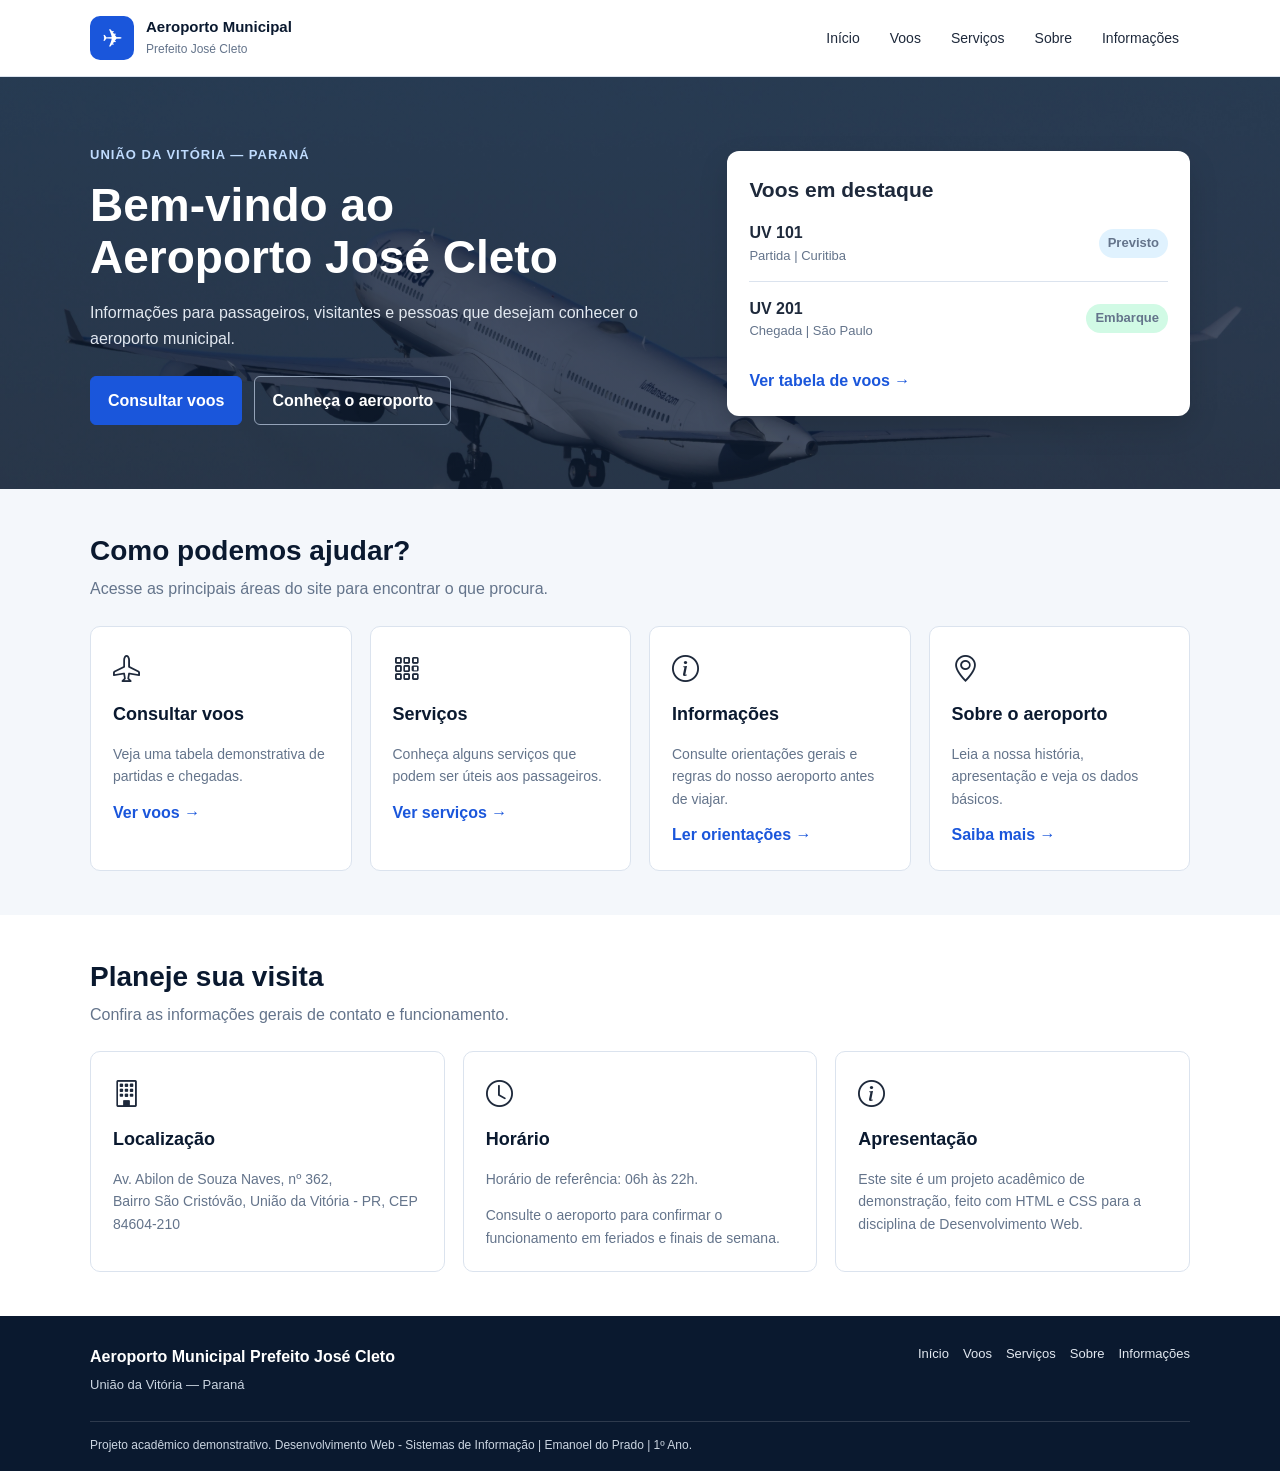
<file: index.html>
<!DOCTYPE html>
<html lang="pt-BR">

<head>
    <meta charset="UTF-8">
    <meta name="viewport" content="width=device-width, initial-scale=1.0">
    <title>Início | Aeroporto José Cleto</title>
    <link rel="stylesheet" href="styles.css">
    <link rel="stylesheet" href="https://cdn.jsdelivr.net/npm/bootstrap-icons@1.13.2/font/bootstrap-icons.min.css">
</head>

<body>
    <header class="cabecalho">
        <div class="container cabecalho-conteudo">
            <a class="marca" href="index.html">
                <span class="marca-simbolo">✈</span>
                <span>
                    <strong>Aeroporto Municipal</strong>
                    <small>Prefeito José Cleto</small>
                </span>
            </a>

            <nav class="menu">
                <a href="index.html">Início</a>
                <a href="voos.html">Voos</a>
                <a href="servicos.html">Serviços</a>
                <a href="sobre.html">Sobre</a>
                <a href="informacoes.html">Informações</a>
            </nav>
        </div>
    </header>

    <main>

        <section class="destaque">
            <div class="container destaque-conteudo">
                <div>
                    <span class="etiqueta">União da Vitória — Paraná</span>
                    <h1>Bem-vindo ao <br> Aeroporto José Cleto</h1>
                    <p>Informações para passageiros, visitantes e pessoas que desejam conhecer o aeroporto municipal.</p>
                    <div class="acoes">
                        <a class="botao" href="voos.html">Consultar voos</a>
                        <a class="botao botao-claro" href="sobre.html">Conheça o aeroporto</a>
                    </div>
                </div>

                <aside class="cartao-voos">
                    <h2 id="titulo-voos-resumo">Voos em destaque</h2>
                    <div class="voo-resumo">
                        <div>
                            <strong>UV 101</strong>
                            <span>Partida | Curitiba</span>
                        </div>
                        <span class="status status-previsto">Previsto</span>
                    </div>
                    <div class="voo-resumo">
                        <div>
                            <strong>UV 201</strong>
                            <span>Chegada | São Paulo</span>
                        </div>
                        <span class="status status-embarque">Embarque</span>
                    </div>
                    <a class="link-cartao" href="voos.html">Ver tabela de voos →</a>
                </aside>
            </div>
        </section>

        <section class="secao">
            <div class="container">
                <h2 class="titulo-secao">Como podemos ajudar?</h2>
                <p class="descricao-secao">Acesse as principais áreas do site para encontrar o que procura.</p>

                <div class="grade grade-quatro">
                    <article class="cartao">
                        <div class="cartao-icone">
                            <i class="bi bi-airplane"></i>
                        </div>
                        <h3>Consultar voos</h3>
                        <p>Veja uma tabela demonstrativa de partidas e chegadas.</p>
                        <a class="link-cartao" href="voos.html">Ver voos →</a>
                    </article>
                    <article class="cartao">
                        <div class="cartao-icone">
                            <i class="bi bi-grid-3x3-gap"></i>
                        </div>
                        <h3>Serviços</h3>
                        <p>Conheça alguns serviços que podem ser úteis aos passageiros.</p>
                        <a class="link-cartao" href="servicos.html">Ver serviços →</a>
                    </article>
                    <article class="cartao">
                        <div class="cartao-icone">
                            <i class="bi bi-info-circle"></i>
                        </div>
                        <h3>Informações</h3>
                        <p>Consulte orientações gerais e regras do nosso aeroporto antes de viajar.</p>
                        <a class="link-cartao" href="informacoes.html">Ler orientações →</a>
                    </article>
                    <article class="cartao">
                        <div class="cartao-icone">
                            <i class="bi bi-geo-alt"></i>
                        </div>
                        <h3>Sobre o aeroporto</h3>
                        <p>Leia a nossa história, apresentação e veja os dados básicos.</p>
                        <a class="link-cartao" href="sobre.html">Saiba mais →</a>
                    </article>
                </div>
            </div>
        </section>

        <section class="secao secao-fundo-branco">
            <div class="container">
                <h2 class="titulo-secao">Planeje sua visita</h2>
                <p class="descricao-secao">Confira as informações gerais de contato e funcionamento.</p>
                <div class="contato-grade">
                    <article class="cartao">
                        <div class="cartao-icone">
                        <i class="bi bi-building"></i>
                        </div>
                        <h3>Localização</h3>
                        <p>Av. Abilon de Souza Naves, nº 362, <br> Bairro São Cristóvão, União da Vitória - PR, CEP 84604-210</p>
                    </article>
                    <article class="cartao">
                        <div class="cartao-icone">
                        <i class="bi bi-clock"></i>
                        </div>
                        <h3>Horário</h3>
                        <p>Horário de referência: 06h às 22h.</p>
                        <p>Consulte o aeroporto para confirmar o funcionamento em feriados e finais de semana.</p>
                    </article>
                    <article class="cartao">
                        <div class="cartao-icone">
                        <i class="bi bi-info-circle"></i>
                        </div>
                        <h3>Apresentação</h3>
                        <p>Este site é um projeto acadêmico de demonstração, feito com HTML e CSS para a disciplina de Desenvolvimento Web.</p>
                    </article>
                </div>
            </div>
        </section>
    </main>

    <footer class="rodape">
        <div class="container">
            <div class="rodape-conteudo">
                <div>
                    <strong>Aeroporto Municipal Prefeito José Cleto</strong>
                    <p>União da Vitória — Paraná</p>
                </div>
                <nav class="rodape-links">
                    <a href="index.html">Início</a>
                    <a href="voos.html">Voos</a>
                    <a href="servicos.html">Serviços</a>
                    <a href="sobre.html">Sobre</a>
                    <a href="informacoes.html">Informações</a>
                </nav>
            </div>
            <div class="copyright">Projeto acadêmico demonstrativo. Desenvolvimento Web - Sistemas de Informação | Emanoel do Prado | 1º Ano.</div>
        </div>
    </footer>
</body>
</html>
</file>
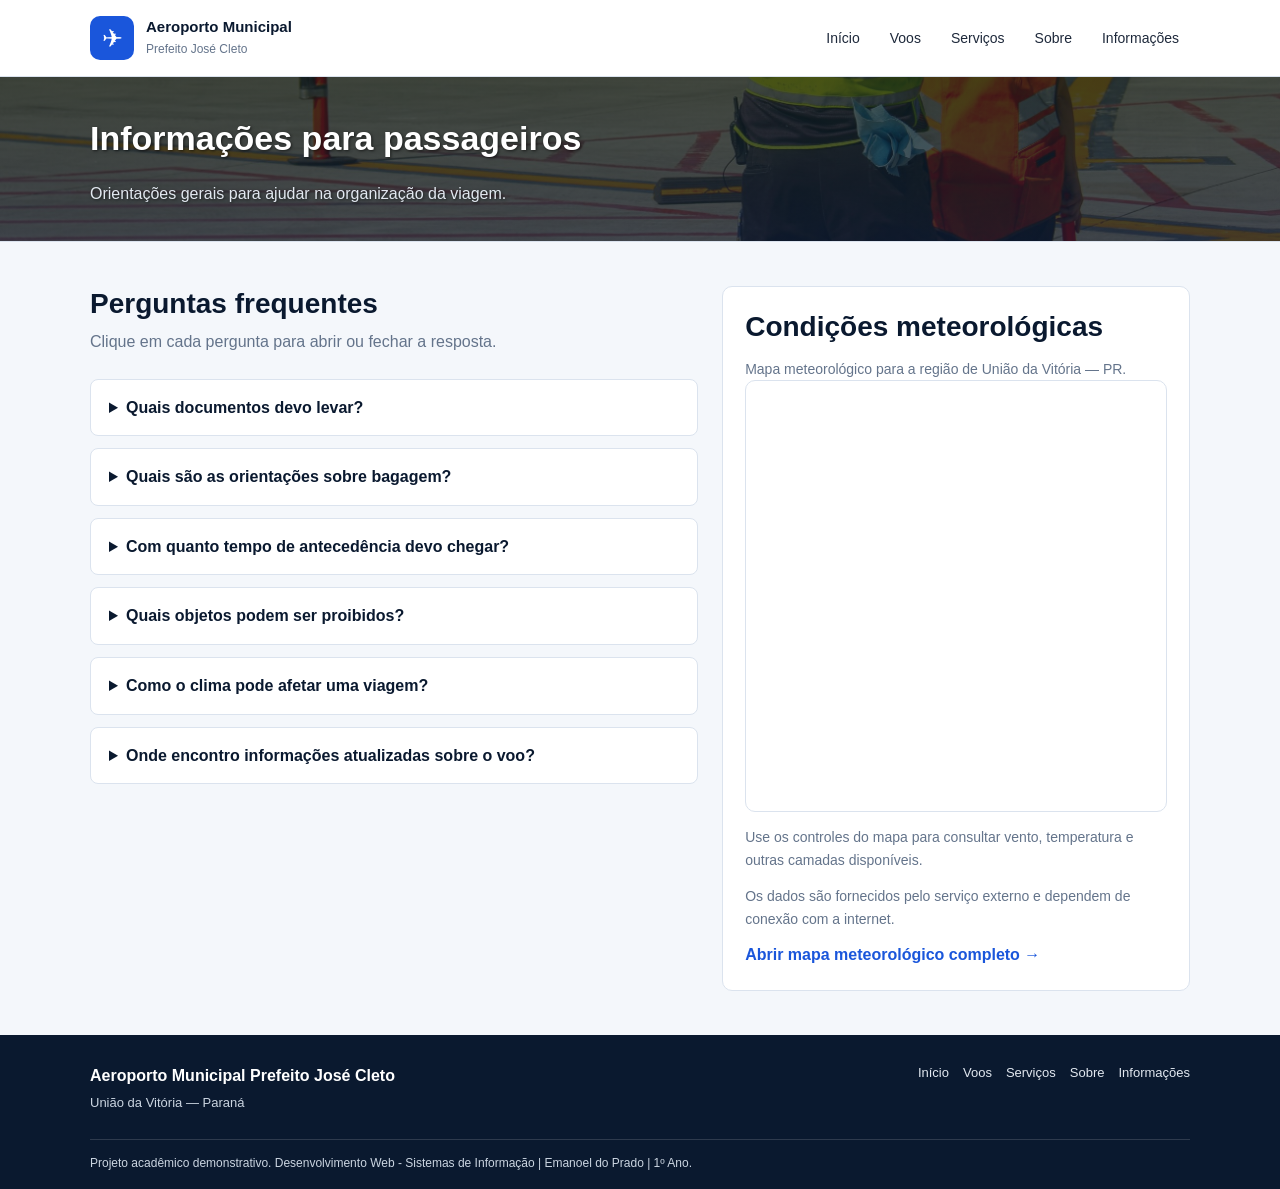
<file: informacoes.html>
<!DOCTYPE html>
<html lang="pt-BR">
<head>
    <meta charset="UTF-8">
    <meta name="viewport" content="width=device-width, initial-scale=1.0">
    <title>Informações | Aeroporto José Cleto</title>
    <link rel="stylesheet" href="styles.css">
    <link rel="stylesheet" href="https://cdn.jsdelivr.net/npm/bootstrap-icons@1.13.2/font/bootstrap-icons.min.css">
</head>

<body>
    <header class="cabecalho">
        <div class="container cabecalho-conteudo">
            <a class="marca" href="index.html">
                <span class="marca-simbolo">✈</span>
                <span>
                    <strong>Aeroporto Municipal</strong>
                    <small>Prefeito José Cleto</small>
                </span>
            </a>

            <nav class="menu">
                <a href="index.html">Início</a>
                <a href="voos.html">Voos</a>
                <a href="servicos.html">Serviços</a>
                <a href="sobre.html">Sobre</a>
                <a href="informacoes.html">Informações</a>
            </nav>
        </div>
    </header>

    <main>
        <section class="titulo-pagina fundo-informacoes">
            <div class="container">
                <h1>Informações para passageiros</h1>
                <p>Orientações gerais para ajudar na organização da viagem.</p>
            </div>
        </section>

        <section class="secao">
            <div class="container duas-colunas">
                <div>
                    <h2 class="titulo-secao">Perguntas frequentes</h2>
                    <p class="descricao-secao">Clique em cada pergunta para abrir ou fechar a resposta.</p>

                    <details>
                        <summary>Quais documentos devo levar?</summary>
                        <p>Para viagens nacionais, os passageiros devem apresentar um documento oficial de identificação com foto, em bom estado de conservação e dentro das condições exigidas para o embarque. Para viagens internacionais, é necessário verificar a exigência de passaporte, visto e outros documentos conforme o país de destino. Crianças e adolescentes podem ter exigências específicas.</p>
                    </details>
                    <details>
                        <summary>Quais são as orientações sobre bagagem?</summary>
                        <p>As regras de bagagem variam conforme a companhia aérea, o tipo de passagem e o destino. Antes da viagem, confira os limites de peso e dimensões para bagagens de mão e despachadas. Também é importante verificar quais objetos podem ser transportados e quais possuem restrições.</p>
                    </details>
                    <details>
                        <summary>Com quanto tempo de antecedência devo chegar?</summary>
                        <p>O horário recomendado depende do destino e das orientações da empresa responsável pelo transporte. Em viagens aéreas, é importante chegar com antecedência suficiente para realizar os procedimentos de identificação, despacho de bagagem e embarque. Consulte sempre o horário indicado no bilhete e as orientações da companhia.</p>
                    </details>
                    <details>
                        <summary>Quais objetos podem ser proibidos?</summary>
                        <p>Objetos cortantes, materiais inflamáveis, explosivos e determinadas substâncias químicas podem ter o transporte proibido ou sujeito a restrições. As regras podem variar conforme o tipo de bagagem e o trajeto. Consulte as normas de segurança antes de organizar seus pertences.</p>
                    </details>
                    <details>
                        <summary>Como o clima pode afetar uma viagem?</summary>
                        <p>Condições meteorológicas como chuva intensa, neblina, ventos fortes e tempestades podem interferir na segurança e na operação de voos. Em determinadas situações, podem ocorrer atrasos, alterações de horário ou cancelamentos. Por isso, é importante acompanhar as condições do tempo e consultar a empresa responsável pela viagem.</p>
                    </details>
                    <details>
                        <summary>Onde encontro informações atualizadas sobre o voo?</summary>
                        <p>Para consultar horários, alterações, atrasos ou cancelamentos, entre em contato diretamente com a companhia aérea responsável pela operação ou consulte seus canais oficiais.</p>
                    </details>
                </div>

                <aside class="cartao cartao-meteorologia">
                    <h2 class="titulo-secao">Condições meteorológicas</h2>
                    <p class="texto-pequeno">Mapa meteorológico para a região de União da Vitória — PR.</p>
                    <div class="incorporacao incorporacao-clima">
                        <iframe
                            title="Mapa meteorológico do Windy centrado em União da Vitória, Paraná"
                            src="https://embed.windy.com/embed2.html?lat=-26.23&lon=-51.08&detailLat=-26.23&detailLon=-51.08&width=650&height=450&zoom=8&level=surface&overlay=wind&product=ecmwf&menu=&message=true&marker=true&calendar=now&pressure=true&type=map&location=coordinates&detail=&metricWind=km%2Fh&metricTemp=%C2%B0C"
                            loading="lazy"
                            referrerpolicy="no-referrer-when-downgrade"
                            allowfullscreen>
                        </iframe>
                    </div>
                    <p>Use os controles do mapa para consultar vento, temperatura e outras camadas disponíveis.</p>
                    <p class="texto-pequeno">Os dados são fornecidos pelo serviço externo e dependem de conexão com a internet.</p>
                    <a class="link-cartao" href="https://www.windy.com/?-26.23,-51.08,8" target="_blank" rel="noopener noreferrer">Abrir mapa meteorológico completo →</a>
                </aside>
            </div>
        </section>
    </main>

    <footer class="rodape">
        <div class="container">
            <div class="rodape-conteudo">
                <div>
                    <strong>Aeroporto Municipal Prefeito José Cleto</strong>
                    <p>União da Vitória — Paraná</p>
                </div>
                <nav class="rodape-links">
                    <a href="index.html">Início</a>
                    <a href="voos.html">Voos</a>
                    <a href="servicos.html">Serviços</a>
                    <a href="sobre.html">Sobre</a>
                    <a href="informacoes.html">Informações</a>
                </nav>
            </div>
            <div class="copyright">Projeto acadêmico demonstrativo. Desenvolvimento Web - Sistemas de Informação | Emanoel do Prado | 1º Ano.</div>
        </div>
    </footer>
</body>
</html>
</file>
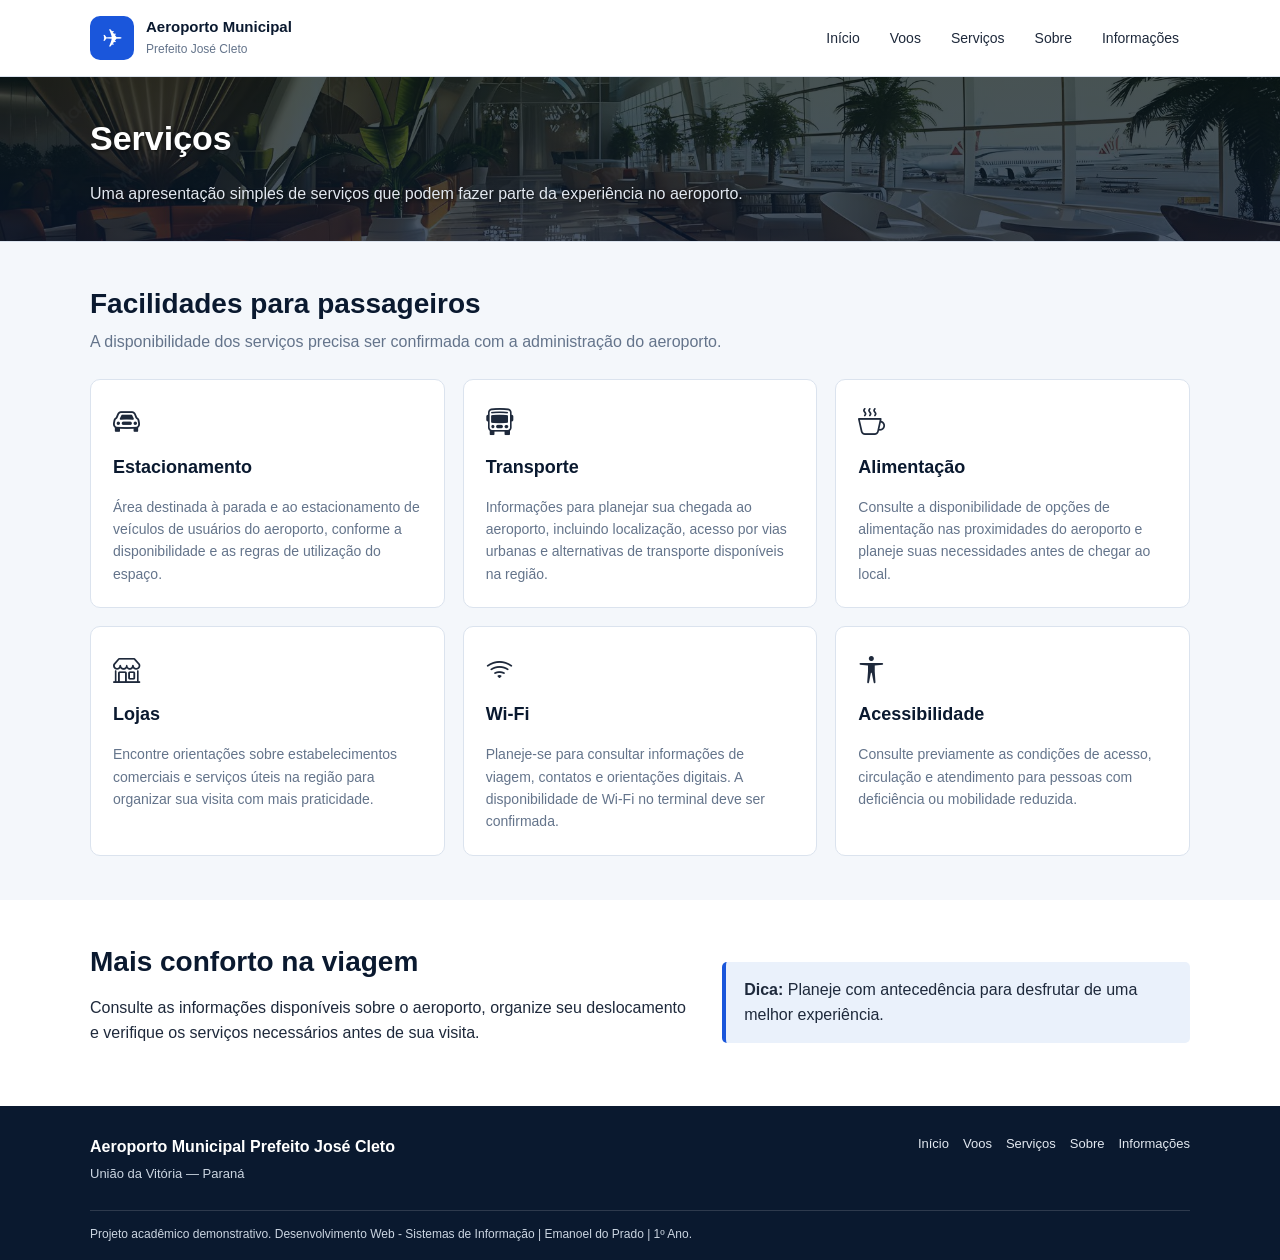
<file: servicos.html>
<!DOCTYPE html>
<html lang="pt-BR">

<head>
    <meta charset="UTF-8">
    <meta name="viewport" content="width=device-width, initial-scale=1.0">
    <title>Serviços | Aeroporto José Cleto</title>
    <link rel="stylesheet" href="styles.css">
    <link rel="stylesheet" href="https://cdn.jsdelivr.net/npm/bootstrap-icons@1.13.2/font/bootstrap-icons.min.css">
</head>

<body>
    <header class="cabecalho">
        <div class="container cabecalho-conteudo">
            <a class="marca" href="index.html">
                <span class="marca-simbolo">✈</span>
                <span>
                    <strong>Aeroporto Municipal</strong>
                    <small>Prefeito José Cleto</small>
                </span>
            </a>

            <nav class="menu">
                <a href="index.html">Início</a>
                <a href="voos.html">Voos</a>
                <a href="servicos.html">Serviços</a>
                <a href="sobre.html">Sobre</a>
                <a href="informacoes.html">Informações</a>
            </nav>
        </div>
    </header>

    <main>
        <section class="titulo-pagina fundo-servicos">
            <div class="container">
                <h1>Serviços</h1>
                <p>Uma apresentação simples de serviços que podem fazer parte da experiência no aeroporto.</p>
            </div>
        </section>

        <section class="secao">
            <div class="container">
                <h2 class="titulo-secao">Facilidades para passageiros</h2>
                <p class="descricao-secao">A disponibilidade dos serviços precisa ser confirmada com a administração do aeroporto.</p>

                <div class="grade">
                    <article class="cartao">
                        <div class="cartao-icone">
                            <i class="bi bi-car-front"></i>
                        </div>
                        <h3>Estacionamento</h3>
                        <p>Área destinada à parada e ao estacionamento de veículos de usuários do aeroporto, conforme a disponibilidade e as regras de utilização do espaço.</p>
                    </article>
                    <article class="cartao">
                        <div class="cartao-icone">
                            <i class="bi bi-bus-front"></i>
                        </div>
                        <h3>Transporte</h3>
                        <p>Informações para planejar sua chegada ao aeroporto, incluindo localização, acesso por vias urbanas e alternativas de transporte disponíveis na região.</p>
                    </article>
                    <article class="cartao">
                        <div class="cartao-icone">
                            <i class="bi bi-cup-hot"></i>
                        </div>
                        <h3>Alimentação</h3>
                        <p>Consulte a disponibilidade de opções de alimentação nas proximidades do aeroporto e planeje suas necessidades antes de chegar ao local.</p>
                    </article>
                    <article class="cartao">
                        <div class="cartao-icone">
                            <i class="bi bi-shop"></i>
                        </div>
                        <h3>Lojas</h3>
                        <p>Encontre orientações sobre estabelecimentos comerciais e serviços úteis na região para organizar sua visita com mais praticidade.</p>
                    </article>
                    <article class="cartao">
                        <div class="cartao-icone">
                            <i class="bi bi-wifi"></i>
                        </div>
                        <h3>Wi-Fi</h3>
                        <p>Planeje-se para consultar informações de viagem, contatos e orientações digitais. A disponibilidade de Wi-Fi no terminal deve ser confirmada.</p>
                    </article>
                    <article class="cartao">
                        <div class="cartao-icone">
                            <i class="bi bi-universal-access"></i>
                        </div>
                        <h3>Acessibilidade</h3>
                        <p>Consulte previamente as condições de acesso, circulação e atendimento para pessoas com deficiência ou mobilidade reduzida.</p>
                    </article>
                </div>
            </div>
        </section>

        <section class="secao secao-fundo-branco">
            <div class="container">
                <div class="duas-colunas">
                    <div>
                        <h2 class="titulo-secao">Mais conforto na viagem</h2>
                        <p>Consulte as informações disponíveis sobre o aeroporto, organize seu deslocamento e verifique os serviços necessários antes de sua visita.</p>
                    </div>
                    <div class="aviso">
                        <strong>Dica:</strong> Planeje com antecedência para desfrutar de uma melhor experiência.
                    </div>
                </div>
            </div>
        </section>
    </main>

    <footer class="rodape">
        <div class="container">
            <div class="rodape-conteudo">
                <div>
                    <strong>Aeroporto Municipal Prefeito José Cleto</strong>
                    <p>União da Vitória — Paraná</p>
                </div>
                <nav class="rodape-links">
                    <a href="index.html">Início</a>
                    <a href="voos.html">Voos</a>
                    <a href="servicos.html">Serviços</a>
                    <a href="sobre.html">Sobre</a>
                    <a href="informacoes.html">Informações</a>
                </nav>
            </div>
            <div class="copyright">Projeto acadêmico demonstrativo. Desenvolvimento Web - Sistemas de Informação | Emanoel do Prado | 1º Ano.</div>
        </div>
    </footer>
</body>
</html>
</file>
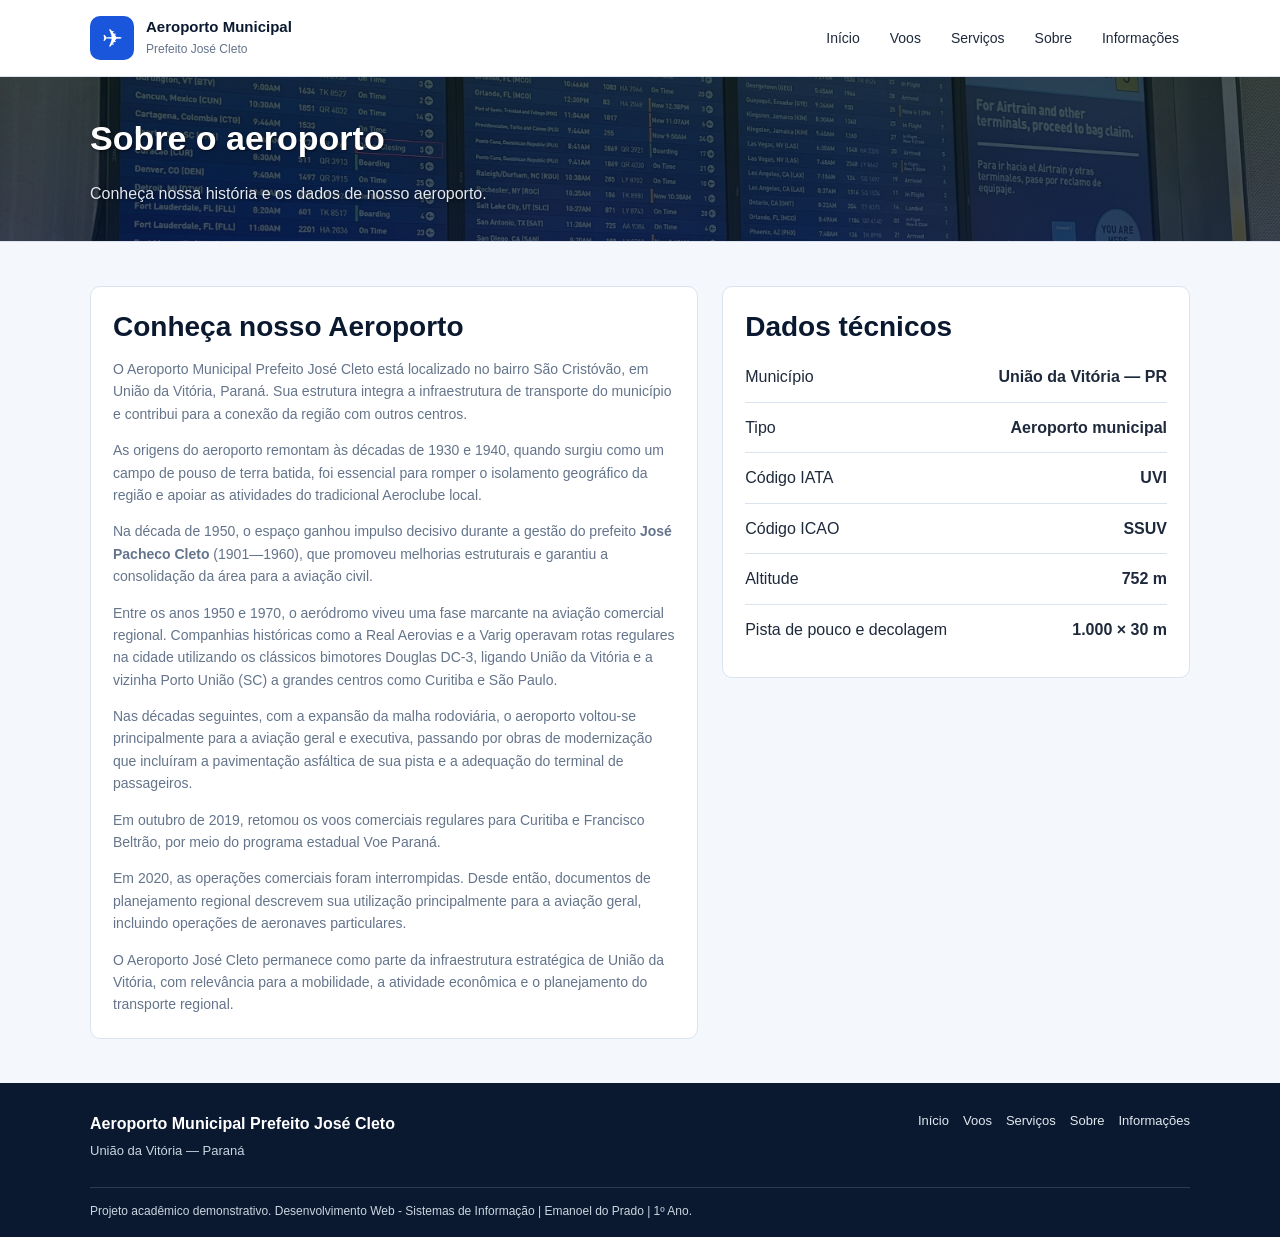
<file: sobre.html>
<!DOCTYPE html>
<html lang="pt-BR">
<head>
    <meta charset="UTF-8">
    <meta name="viewport" content="width=device-width, initial-scale=1.0">
    <title>Sobre | Aeroporto José Cleto</title>
    <link rel="stylesheet" href="styles.css">
    <link rel="stylesheet" href="https://cdn.jsdelivr.net/npm/bootstrap-icons@1.13.2/font/bootstrap-icons.min.css">
</head>

<body>
    <header class="cabecalho">
        <div class="container cabecalho-conteudo">
            <a class="marca" href="index.html">
                <span class="marca-simbolo">✈</span>
                <span>
                    <strong>Aeroporto Municipal</strong>
                    <small>Prefeito José Cleto</small>
                </span>
            </a>

            <nav class="menu">
                <a href="index.html">Início</a>
                <a href="voos.html">Voos</a>
                <a href="servicos.html">Serviços</a>
                <a href="sobre.html">Sobre</a>
                <a href="informacoes.html">Informações</a>
            </nav>
        </div>
    </header>

    <main>
        <section class="titulo-pagina fundo-sobre">
            <div class="container">
                <h1>Sobre o aeroporto</h1>
                <p>Conheça nossa história e os dados de nosso aeroporto.</p>
            </div>
        </section>

        <section class="secao">
            <div class="container duas-colunas">
                <article class="cartao">
                    <h2 class="titulo-secao">Conheça nosso Aeroporto</h2>
                    <p>O Aeroporto Municipal Prefeito José Cleto está localizado no bairro São Cristóvão, em União da Vitória, Paraná. Sua estrutura integra a infraestrutura de transporte do município e contribui para a conexão da região com outros centros.</p>
                    <p>As origens do aeroporto remontam às décadas de 1930 e 1940, quando surgiu como um  campo de pouso de terra batida, foi essencial para romper o isolamento geográfico da região e apoiar as atividades do tradicional Aeroclube local.</p>
                    <p>Na década de 1950, o espaço ganhou impulso decisivo durante a gestão do prefeito <b>José Pacheco Cleto</b> (1901—1960), que promoveu melhorias estruturais e garantiu a consolidação da área para a aviação civil.</p>
                    <p>Entre os anos 1950 e 1970, o aeródromo viveu uma fase marcante na aviação comercial regional. Companhias históricas como a Real Aerovias e a Varig operavam rotas regulares na cidade utilizando os clássicos bimotores Douglas DC-3, ligando União da Vitória e a vizinha Porto União (SC) a grandes centros como Curitiba e São Paulo.</p>
                    <p>Nas décadas seguintes, com a expansão da malha rodoviária, o aeroporto voltou-se principalmente para a aviação geral e executiva, passando por obras de modernização que incluíram a pavimentação asfáltica de sua pista e a adequação do terminal de passageiros.</p>
                    <p>Em outubro de 2019, retomou os voos comerciais regulares para Curitiba e Francisco Beltrão, por meio do programa estadual Voe Paraná.</p>
                    <p>Em 2020, as operações comerciais foram interrompidas. Desde então, documentos de planejamento regional descrevem sua utilização principalmente para a aviação geral, incluindo operações de aeronaves particulares.</p>
                    <p>O Aeroporto José Cleto permanece como parte da infraestrutura estratégica de União da Vitória, com relevância para a mobilidade, a atividade econômica e o planejamento do transporte regional.</p>
                </article>

                <aside class="cartao">
                    <h2 class="titulo-secao">Dados técnicos</h2>
                    <ul class="lista-dados">
                        <li><span>Município</span><strong>União da Vitória — PR</strong></li>
                        <li><span>Tipo</span><strong>Aeroporto municipal</strong></li>
                        <li><span>Código IATA</span><strong>UVI</strong></li>
                        <li><span>Código ICAO</span><strong>SSUV</strong></li>
                        <li><span>Altitude</span><strong>752 m</strong></li>
                        <li><span>Pista de pouco e decolagem</span><strong>1.000 × 30 m</strong></li>
                    </ul>
                </aside>
            </div>
        </section>
    </main>

    <footer class="rodape">
        <div class="container">
            <div class="rodape-conteudo">
                <div>
                    <strong>Aeroporto Municipal Prefeito José Cleto</strong>
                    <p>União da Vitória — Paraná</p>
                </div>
                <nav class="rodape-links">
                    <a href="index.html">Início</a>
                    <a href="voos.html">Voos</a>
                    <a href="servicos.html">Serviços</a>
                    <a href="sobre.html">Sobre</a>
                    <a href="informacoes.html">Informações</a>
                </nav>
            </div>
            <div class="copyright">Projeto acadêmico demonstrativo. Desenvolvimento Web - Sistemas de Informação | Emanoel do Prado | 1º Ano.</div>
        </div>
    </footer>
</body>
</html>
</file>
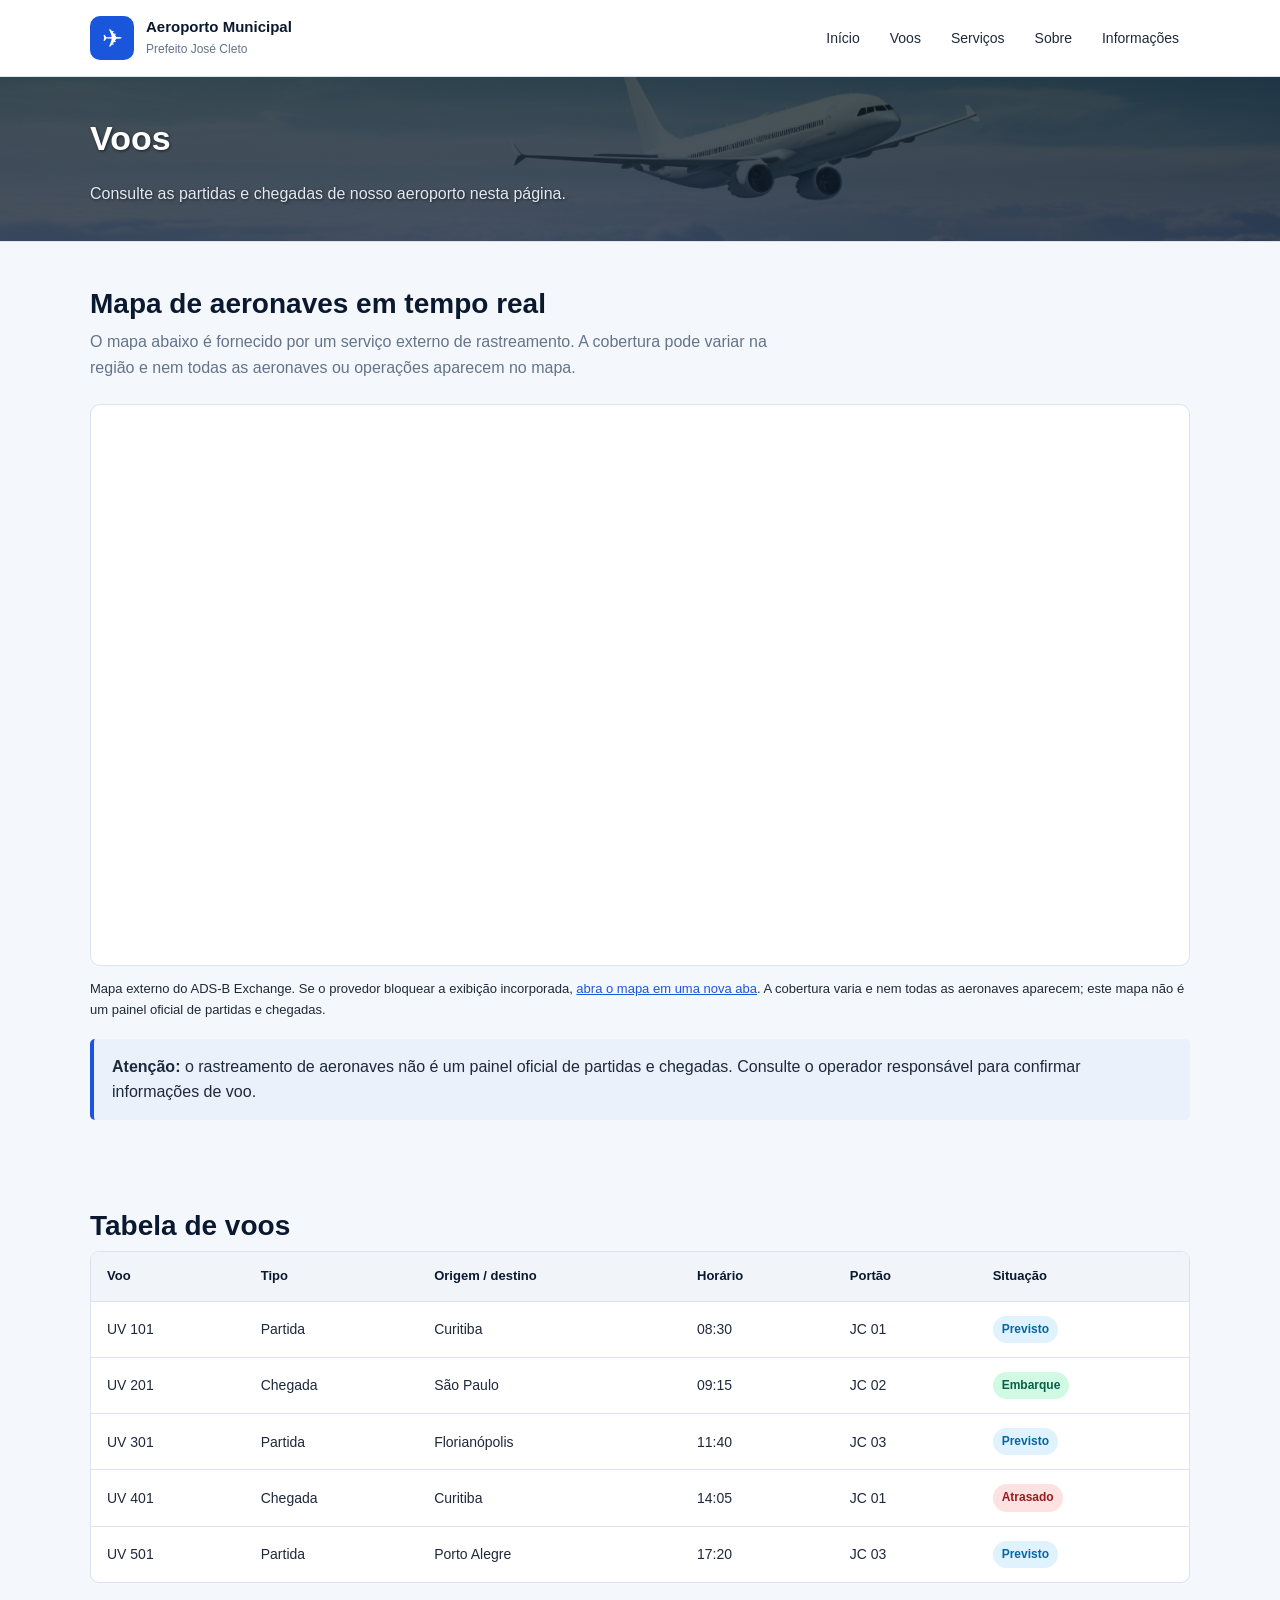
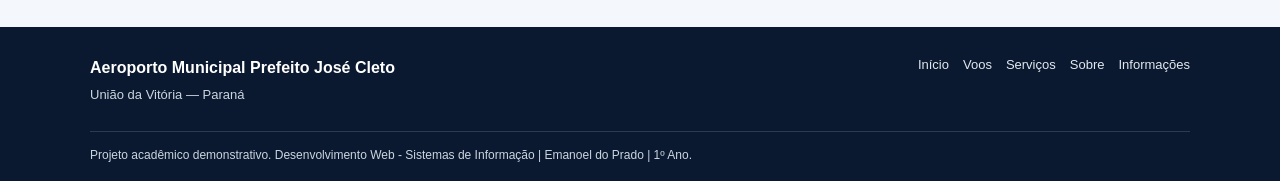
<file: voos.html>
<!DOCTYPE html>
<html lang="pt-BR">

<head>
    <meta charset="UTF-8">
    <meta name="viewport" content="width=device-width, initial-scale=1.0">
    <title>Voos | Aeroporto José Cleto</title>
    <link rel="stylesheet" href="styles.css">
    <link rel="stylesheet" href="https://cdn.jsdelivr.net/npm/bootstrap-icons@1.13.2/font/bootstrap-icons.min.css">
</head>

<body>
    <header class="cabecalho">
        <div class="container cabecalho-conteudo">
            <a class="marca" href="index.html">
                <span class="marca-simbolo">✈</span>
                <span>
                    <strong>Aeroporto Municipal</strong>
                    <small>Prefeito José Cleto</small>
                </span>
            </a>

            <nav class="menu">
                <a href="index.html">Início</a>
                <a href="voos.html">Voos</a>
                <a href="servicos.html">Serviços</a>
                <a href="sobre.html">Sobre</a>
                <a href="informacoes.html">Informações</a>
            </nav>
        </div>
    </header>

    <main>
        <section class="titulo-pagina fundo-mapa">
            <div class="container">
                <h1>Voos</h1>
                <p>Consulte as partidas e chegadas de nosso aeroporto nesta página.</p>
            </div>
        </section>

        <section class="secao">
            <div class="container">
                <h2 class="titulo-secao">Mapa de aeronaves em tempo real</h2>
                <p class="descricao-secao">O mapa abaixo é fornecido por um serviço externo de rastreamento. A cobertura pode variar na região e nem todas as aeronaves ou operações aparecem no mapa.</p>
            
                <div class="incorporacao incorporacao-voos">
                    <iframe
                        title="Mapa externo de rastreamento de aeronaves na região de União da Vitória"
                        src="https://globe.adsbexchange.com/?lat=-26.23&lon=-51.08&zoom=8"
                        loading="lazy"
                        referrerpolicy="no-referrer-when-downgrade"
                        allowfullscreen>
                    </iframe>
                </div>
                <p class="texto-pequeno">Mapa externo do ADS-B Exchange. Se o provedor bloquear a exibição incorporada, <a href="https://globe.adsbexchange.com/?lat=-26.23&lon=-51.08&zoom=8" target="_blank" rel="noopener noreferrer">abra o mapa em uma nova aba</a>. A cobertura varia e nem todas as aeronaves aparecem; este mapa não é um painel oficial de partidas e chegadas.</p>
                <div class="aviso"><strong>Atenção:</strong> o rastreamento de aeronaves não é um painel oficial de partidas e chegadas. Consulte o operador responsável para confirmar informações de voo.</div>
            </div>
        </section>

        <section class="secao">
            <div class="container">
                <h2 class="titulo-secao">Tabela de voos</h2>

                <div class="tabela-conteudo">
                    <table>
                        <thead>
                            <tr>
                                <th>Voo</th>
                                <th>Tipo</th>
                                <th>Origem / destino</th>
                                <th>Horário</th>
                                <th>Portão</th>
                                <th>Situação</th>
                            </tr>
                        </thead>
                        <tbody>
                            <tr>
                                <td>UV 101</td><td>Partida</td><td>Curitiba</td><td>08:30</td><td>JC 01</td><td><span class="status status-previsto">Previsto</span></td>
                            </tr>
                            <tr>
                                <td>UV 201</td><td>Chegada</td><td>São Paulo</td><td>09:15</td><td>JC 02</td><td><span class="status status-embarque">Embarque</span></td>
                            </tr>
                            <tr>
                                <td>UV 301</td><td>Partida</td><td>Florianópolis</td><td>11:40</td><td>JC 03</td><td><span class="status status-previsto">Previsto</span></td>
                            </tr>
                            <tr>
                                <td>UV 401</td><td>Chegada</td><td>Curitiba</td><td>14:05</td><td>JC 01</td><td><span class="status status-atrasado">Atrasado</span></td>
                            </tr>
                            <tr>
                                <td>UV 501</td><td>Partida</td><td>Porto Alegre</td><td>17:20</td><td>JC 03</td><td><span class="status status-previsto">Previsto</span></td>
                            </tr>
                        </tbody>
                    </table>
                </div>
            </div>
        </section>
    </main>

    <footer class="rodape">
        <div class="container">
            <div class="rodape-conteudo">
                <div>
                    <strong>Aeroporto Municipal Prefeito José Cleto</strong>
                    <p>União da Vitória — Paraná</p>
                </div>
                <nav class="rodape-links">
                    <a href="index.html">Início</a>
                    <a href="voos.html">Voos</a>
                    <a href="servicos.html">Serviços</a>
                    <a href="sobre.html">Sobre</a>
                    <a href="informacoes.html">Informações</a>
                </nav>
            </div>
            <div class="copyright">Projeto acadêmico demonstrativo. Desenvolvimento Web - Sistemas de Informação | Emanoel do Prado | 1º Ano.</div>
        </div>
    </footer>
</body>
</html>
</file>
<file: styles.css>
/* 1. Cores principais do projeto */
:root { /* variaveis na raiz do site*/
    --azul-escuro: #0a192f;
    --azul: #1a56db;
    --fundo: #f4f7fb;
    --branco: #ffffff;
    --texto: #1e293b;
    --texto-suave: #64748b;
    --borda: #dbe3ee;
    --verde-fundo: #d1fae5;
    --verde-texto: #065f46;
    --azul-fundo: #e0f2fe;
    --azul-texto: #0369a1;
    --vermelho-texto: #991b1b;
    --vermelho-fundo: #fee2e2;
}

/* 2. Configurações básicas */
* {
    box-sizing: border-box; /* padding e borda incluidas juntas*/
}

body {
    margin: 0;
    font-family: Arial, Helvetica, sans-serif;
    color: var(--texto);
    background-color: var(--fundo);
    line-height: 1.6;
}

a {
    color: var(--azul);
}

a:focus, /* O link recebe um contorno azul ao redor*/
summary:focus {
    outline: 3px solid #93c5fd;  /* contorno ao redor do elemento, sem ocupar espaço no layout como a borda*/
    outline-offset: 3px; /* distancia entre um elemento e o contorno*/
}

.container {
    width: 90%;
    max-width: 1100px;
    margin: 0 auto;
}

/* 3. Cabeçalho e menu de navegação */
.cabecalho {
    background-color: var(--branco);
    border-bottom: 1px solid var(--borda);
}

.cabecalho-conteudo {
    display: flex;
    justify-content: space-between;
    align-items: center;
    gap: 24px; /* espaço entre elementos de um container quando se usa flex ou grid*/
    padding: 16px 0;
}

.marca {
    display: flex;
    align-items: center;
    gap: 12px;
    color: var(--azul-escuro);
    text-decoration: none;
}

.marca-simbolo {
    display: flex;
    justify-content: center;
    align-items: center;
    width: 44px;
    height: 44px;
    border-radius: 10px;
    color: var(--branco);
    background-color: var(--azul);
    font-size: 25px;
}

.marca strong,
.marca small {
    display: block; /* ocupa toda a largura e começa uma nova linha*/
}

.marca strong {
    font-size: 15px;
    line-height: 1.3;
}

.marca small {
    margin-top: 3px;
    color: var(--texto-suave);
    font-size: 12px;
}

.menu {
    display: flex;
    flex-wrap: wrap;
    gap: 8px;
}

.menu a {
    padding: 9px 11px;
    border-radius: 6px;
    color: var(--texto);
    text-decoration: none;
    font-size: 14px;
}

.menu a:hover {
    color: var(--azul);
    background-color: #eff6ff;
}

/* 4. Área principal de destaque da página inicial */
.destaque {
    padding: 64px 0;
    color: var(--branco);
    background: linear-gradient(rgba(10, 25, 47, 0.75), rgba(10, 25, 47, 0.75)),
    url("imagens/destaque.jpg") center / cover no-repeat;
}

.destaque-conteudo {
    display: grid;
    grid-template-columns: 1.3fr 1fr; /* quantas colenas terá, e o espaço de cada coluna*/
    align-items: center;
    gap: 36px;
}

.etiqueta {
    color: #bfdbfe;
    font-size: 13px;
    font-weight: bold;
    letter-spacing: 1px;
    text-transform: uppercase;
}

.destaque h1 {
    max-width: 650px;
    margin: 12px 0;
    font-size: clamp(30px, 4vw, 46px); /* tamanho minimo, preferido e maximo, vw (viewport width) é varia conforme a largura da janela*/
    line-height: 1.15;
}

.destaque p {
    max-width: 570px;
    color: #e2e8f0;
}

.acoes {
    display: flex;
    flex-wrap: wrap;
    gap: 12px;
    margin-top: 24px;
}

.botao {
    display: inline-block;
    padding: 11px 17px;
    border: 1px solid var(--azul);
    border-radius: 6px;
    background-color: var(--azul);
    color: var(--branco);
    font-weight: bold;
    text-decoration: none;
}

.botao:hover {
    background-color: #1648bd;
}

.botao-claro {
    border-color: #94a3b8;
    background-color: transparent;
    color: var(--branco);
}

.botao-claro:hover {
    background-color: #ffffff18;
}

/* 5. Cartão simples com exemplos de voos */
.cartao-voos {
    padding: 22px;
    border-radius: 12px;
    color: var(--texto);
    background-color: var(--branco);
    box-shadow: 0 12px 30px #00000020;
}

.cartao-voos h2 {
    margin: 0;
    font-size: 21px;
}

.texto-pequeno {
    color: #1f2937;
    font-size: 13px;
}

.voo-resumo {
    display: flex;
    justify-content: space-between;
    align-items: center;
    gap: 12px;
    padding: 14px 0;
    border-bottom: 1px solid var(--borda);
}

.voo-resumo:last-of-type { /* ultimo elemento */
    border-bottom: 0;
}

.voo-resumo strong,
.voo-resumo span {
    display: block;
}

.voo-resumo span {
    color: var(--texto-suave);
    font-size: 13px;
}

.status {
    display: inline-block;
    padding: 4px 9px;
    border-radius: 20px;
    font-size: 12px;
    font-weight: bold;
    white-space: nowrap; /* como os espaços em branco são tratados, nowrap impede a quebra em varias linhas*/
}

.status-previsto {
    color: var(--azul-texto);
    background-color: var(--azul-fundo);
}

.status-embarque {
    color: var(--verde-texto);
    background-color: var(--verde-fundo);
}

.status-atrasado {
    color: var(--vermelho-texto);
    background-color: var(--vermelho-fundo);
}

/* 6. Seções, títulos e cartões */
.secao {
    padding: 44px 0;
}

.secao-fundo-branco {
    background-color: var(--branco);
}

.titulo-secao {
    margin: 0 0 8px;
    color: var(--azul-escuro);
    font-size: 28px;
    line-height: 1.25;
}

.descricao-secao {
    max-width: 700px;
    margin: 0 0 24px;
    color: var(--texto-suave);
}

.grade {
    display: grid;
    grid-template-columns: repeat(3, 1fr);
    gap: 18px;
}

.grade-quatro {
    grid-template-columns: repeat(4, 1fr);
}

.cartao {
    padding: 22px;
    border: 1px solid var(--borda);
    border-radius: 10px;
    background-color: var(--branco);
}

.cartao h3 {
    margin: 8px 0;
    color: var(--azul-escuro);
    font-size: 18px;
}

.cartao p {
    margin-bottom: 0;
    color: var(--texto-suave);
    font-size: 14px;
}

.cartao-icone {
    font-size: 27px;
}

.link-cartao {
    display: inline-block;
    margin-top: 12px;
    font-weight: bold;
    text-decoration: none;
}

/* 7. Títulos usados nas páginas internas */
.titulo-pagina {
    padding: 34px 0;
    border-bottom: 1px solid var(--borda);
}

.titulo-pagina h1 {
    margin: 0;
    color: #ffffff;
    font-size: 34px;
    text-shadow: 1px 1px 3px rgba(0, 0, 0, 0.6);
}

.titulo-pagina p {
    color: #e2e8f0;
    max-width: 700px;
    margin-bottom: 0;
    text-shadow: 1px 1px 3px rgba(0, 0, 0, 0.6);
}

.fundo-mapa {
    background: linear-gradient(rgba(10, 25, 27, 0.75), rgba(10, 25, 47, 0.75)),
    url("imagens/mapa.jpg") center / cover no-repeat;
}

.fundo-servicos {
    background: linear-gradient(rgba(10, 25, 27, 0.75), rgba(10, 25, 47, 0.75)),
    url("imagens/servicos.jpg") center / cover no-repeat;
}

.fundo-sobre {
    background: linear-gradient(rgba(10, 25, 27, 0.75), rgba(10, 25, 47, 0.75)),
    url("imagens/sobre.jpg") center / cover no-repeat;
}

.fundo-informacoes {
    background: linear-gradient(rgba(10, 25, 27, 0.75), rgba(10, 25, 47, 0.75)),
    url("imagens/informacoes.jpg") center / cover no-repeat;
}

/* 8. Tabelas */
.tabela-conteudo {
    overflow-x: auto;
    border: 1px solid var(--borda);
    border-radius: 9px;
    background-color: var(--branco);
}

table {
    width: 100%;
    border-collapse: collapse;
    text-align: left;
}

.legenda-tabela {
    padding: 12px 16px;
    color: var(--texto-suave);
    font-size: 13px;
    text-align: left;
}

th,
td {
    padding: 14px 16px;
    border-bottom: 1px solid var(--borda);
    white-space: nowrap;
}

th {
    color: var(--azul-escuro);
    background-color: #f1f5f9;
    font-size: 13px;
}

td {
    font-size: 14px;
}

tr:last-child td {
    border-bottom: 0;
}

/* 9. Colunas com conteúdo lado a lado */
.duas-colunas {
    display: grid;
    grid-template-columns: 1.3fr 1fr;
    gap: 24px;
    align-items: start;
}

.lista-dados {
    margin: 0;
    padding: 0;
    list-style: none; /* remove os marcadores */
}

.lista-dados li {
    display: flex;
    justify-content: space-between;
    gap: 16px;
    padding: 12px 0;
    border-bottom: 1px solid var(--borda);
}

.lista-dados li:last-child {
    border-bottom: 0;
}

/* 10. Perguntas expansíveis. O próprio HTML controla abrir e fechar. */
details {
    margin-bottom: 12px;
    border: 1px solid var(--borda);
    border-radius: 8px;
    background-color: var(--branco);
}

summary {
    padding: 15px 18px;
    color: var(--azul-escuro);
    cursor: pointer;
    font-weight: bold;
}

details p {
    margin: 0;
    padding: 0 18px 18px;
    color: var(--texto-suave);
}

/* 11. Avisos e informações de contato */
.aviso {
    margin-top: 18px;
    padding: 15px 18px;
    border-left: 4px solid var(--azul);
    border-radius: 5px;
    background-color: #eaf1fb;
    color: var(--texto);
}

.contato-grade {
    display: grid; /*em grade*/
    grid-template-columns: repeat(3, 1fr);
    gap: 18px;
}

/* 12. Mapas externos: voos e meteorologia */
.incorporacao {
    width: 100%;
    overflow: hidden; /* qualquer elemento que saia dos limites da caixa são cortados da exibição */
    border: 1px solid var(--borda);
    border-radius: 10px;
    background-color: var(--branco);
}

.incorporacao iframe {
    display: block;
    width: 100%;
    height: 480px;
    border: 0;
}

.incorporacao-clima iframe {
    height: 430px;
}

.incorporacao-voos iframe {
    height: 560px;
}

.cartao-meteorologia {
    min-width: 0;
}

/* 13. Rodapé */
.rodape {
    padding: 28px 0 16px;
    color: #e2e8f0;
    background-color: var(--azul-escuro);
}

.rodape-conteudo {
    display: flex;
    justify-content: space-between;
    gap: 24px;
    flex-wrap: wrap;
}

.rodape strong {
    color: var(--branco);
}

.rodape p {
    margin: 5px 0;
    color: #cbd5e1;
    font-size: 13px;
}

.rodape-links {
    display: flex;
    flex-wrap: wrap;
    gap: 14px;
}

.rodape-links a {
    color: #e2e8f0;
    font-size: 13px;
    text-decoration: none;
}

.copyright {
    margin-top: 20px;
    padding-top: 14px;
    border-top: 1px solid #ffffff25;
    color: #cbd5e1;
    font-size: 12px;
}

/* 14. Ajustes para celulares e telas pequenas */
@media (max-width: 800px) {
    .cabecalho-conteudo {
        align-items: flex-start;
        flex-direction: column;
        gap: 12px;
    }

    .destaque-conteudo,
    .duas-colunas {
        grid-template-columns: 1fr;
    }

    .grade-quatro {
        grid-template-columns: repeat(2, 1fr);
    }

    .grade,
    .contato-grade {
        grid-template-columns: repeat(2, 1fr);
    }
}

@media (max-width: 520px) {
    .container {
        width: 92%;
    }

    .menu {
        gap: 3px;
    }

    .incorporacao iframe {
        height: 360px;
    }

    .incorporacao-clima iframe {
        height: 380px;
    }

    .menu a {
        padding: 8px;
        font-size: 13px;
    }

    .destaque {
        padding: 42px 0;
    }

    .grade,
    .grade-quatro,
    .contato-grade {
        grid-template-columns: 1fr;
    }

    .titulo-pagina h1 {
        font-size: 28px;
    }

    .secao {
        padding: 32px 0;
    }
}
</file>
